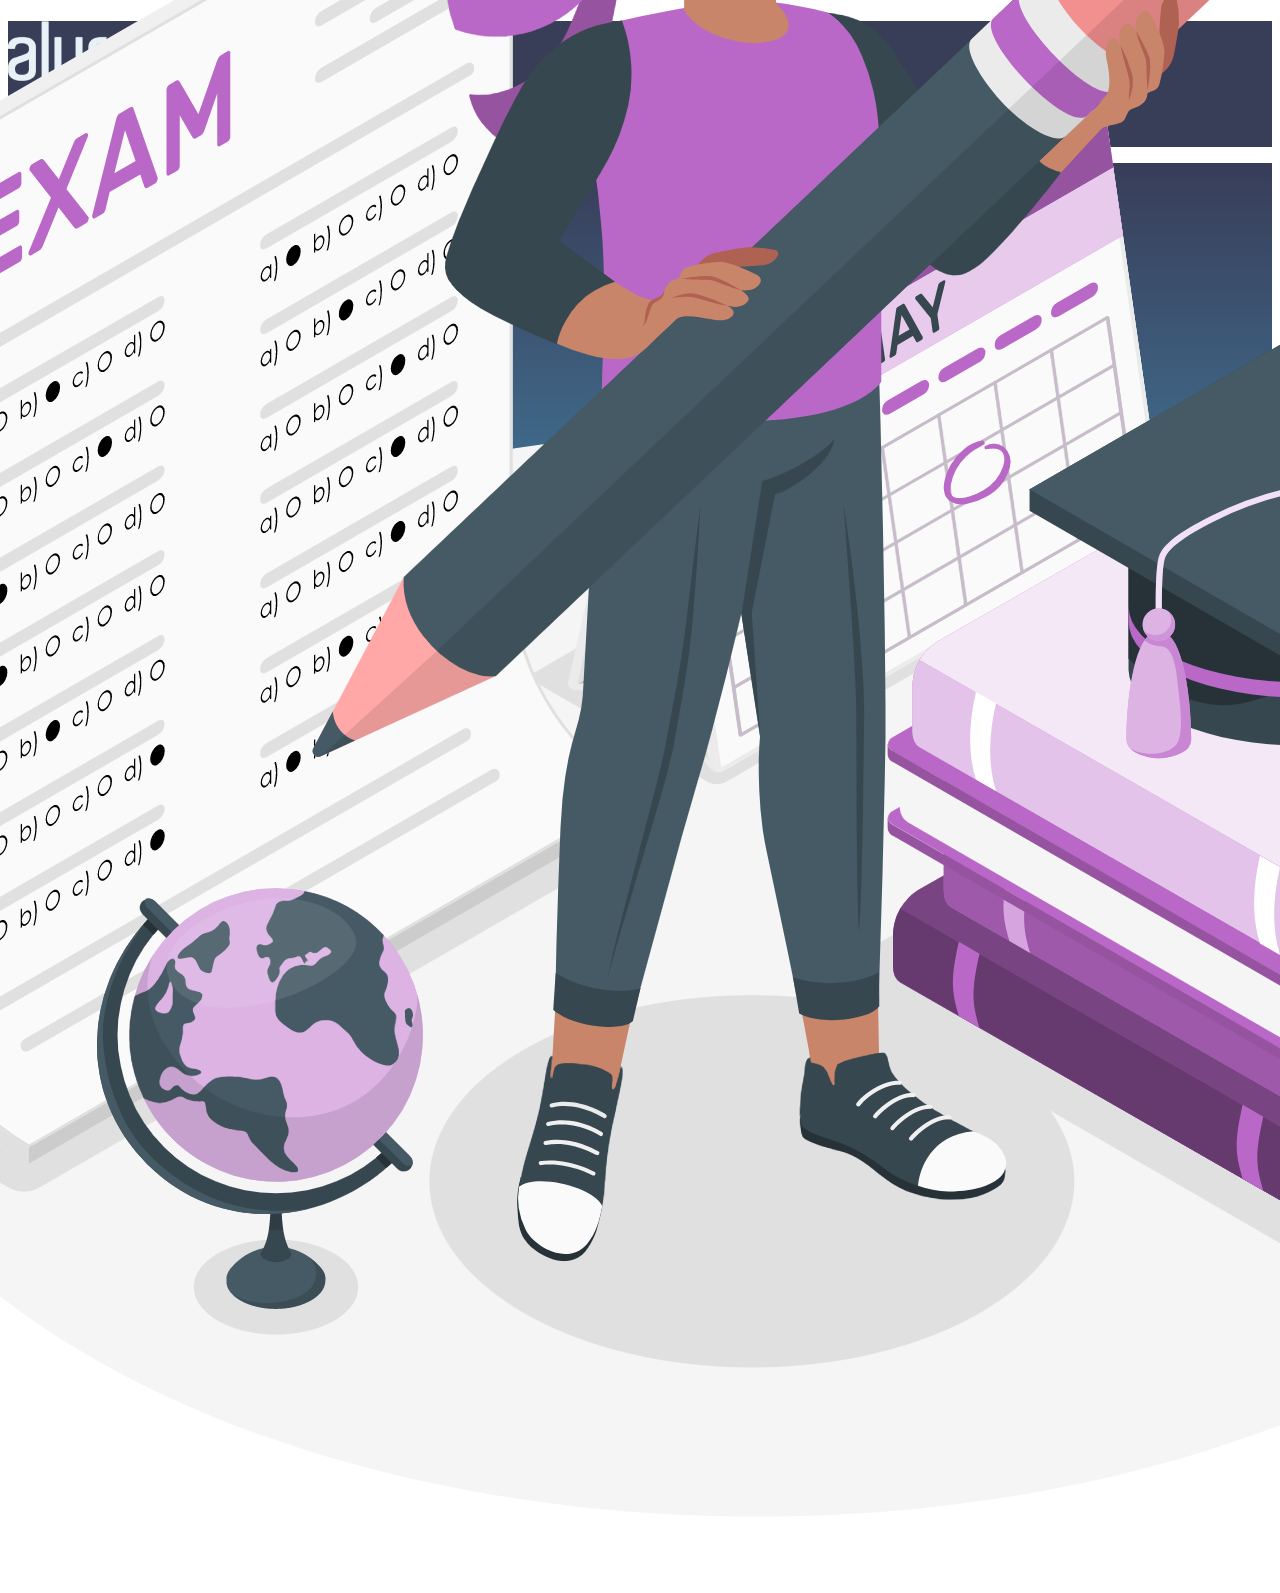
<file: index.html>
<!DOCTYPE html>
<html lang="en">
<head>
    <meta charset="UTF-8">
    <meta name="viewport" content="width=device-width, initial-scale=1.0">
    <title>Document</title>
    <link rel="stylesheet" href="style.css">
</head>
<body>
    <header><h1><img src="alurastart logo 1.png" alt=""></h1>
    <ul><li>aluno</li>
    <li>escola</li></ul></header>
    <section class="escola">
        <h2 class="escola título">sobre a escola</h2>
        <p class="escola parágrafo">A escola Alura foi fundada em 2010 com o objetivo de ensinar Pensamento Computacional através da Programação. </p>
        <p class="escola parágrafo">A turma mais famosa é a Segunda Série A. Uma turma diversa e engajada, as vezes, um pouco bagunceira, mas que entrega excelentes resultados!</p>
        <img src="college entrance exam-amico.png" alt="">
    </section>
</body>
</html>
</file>
<file: style.css>
header{background-color: #383d58;
color: white;}
.cabecalho{
background-color: #383d58;
color: white;
display:flex;
justify-content:space-around;
padding: 16px 0;
align-items: center;
}
.cabecalho-imagem{
    width: 5%;
    height: 5%;
}   
.cabesalho-lista-item{
    display: inline-block;
    padding: 24px 0;
    margin: 0 16px;
    font-size: 24px;
}
.escola{
    background-image: linear-gradient(#383D58,#4EBFE9);
    color: white;
    display: flex;
    align-items: center;
    height: 860px;
    justify-content: center;
}
.escola-conteudo{
    width: 35%;
}
.escola-título{
    padding: 24px;
}
</file>
